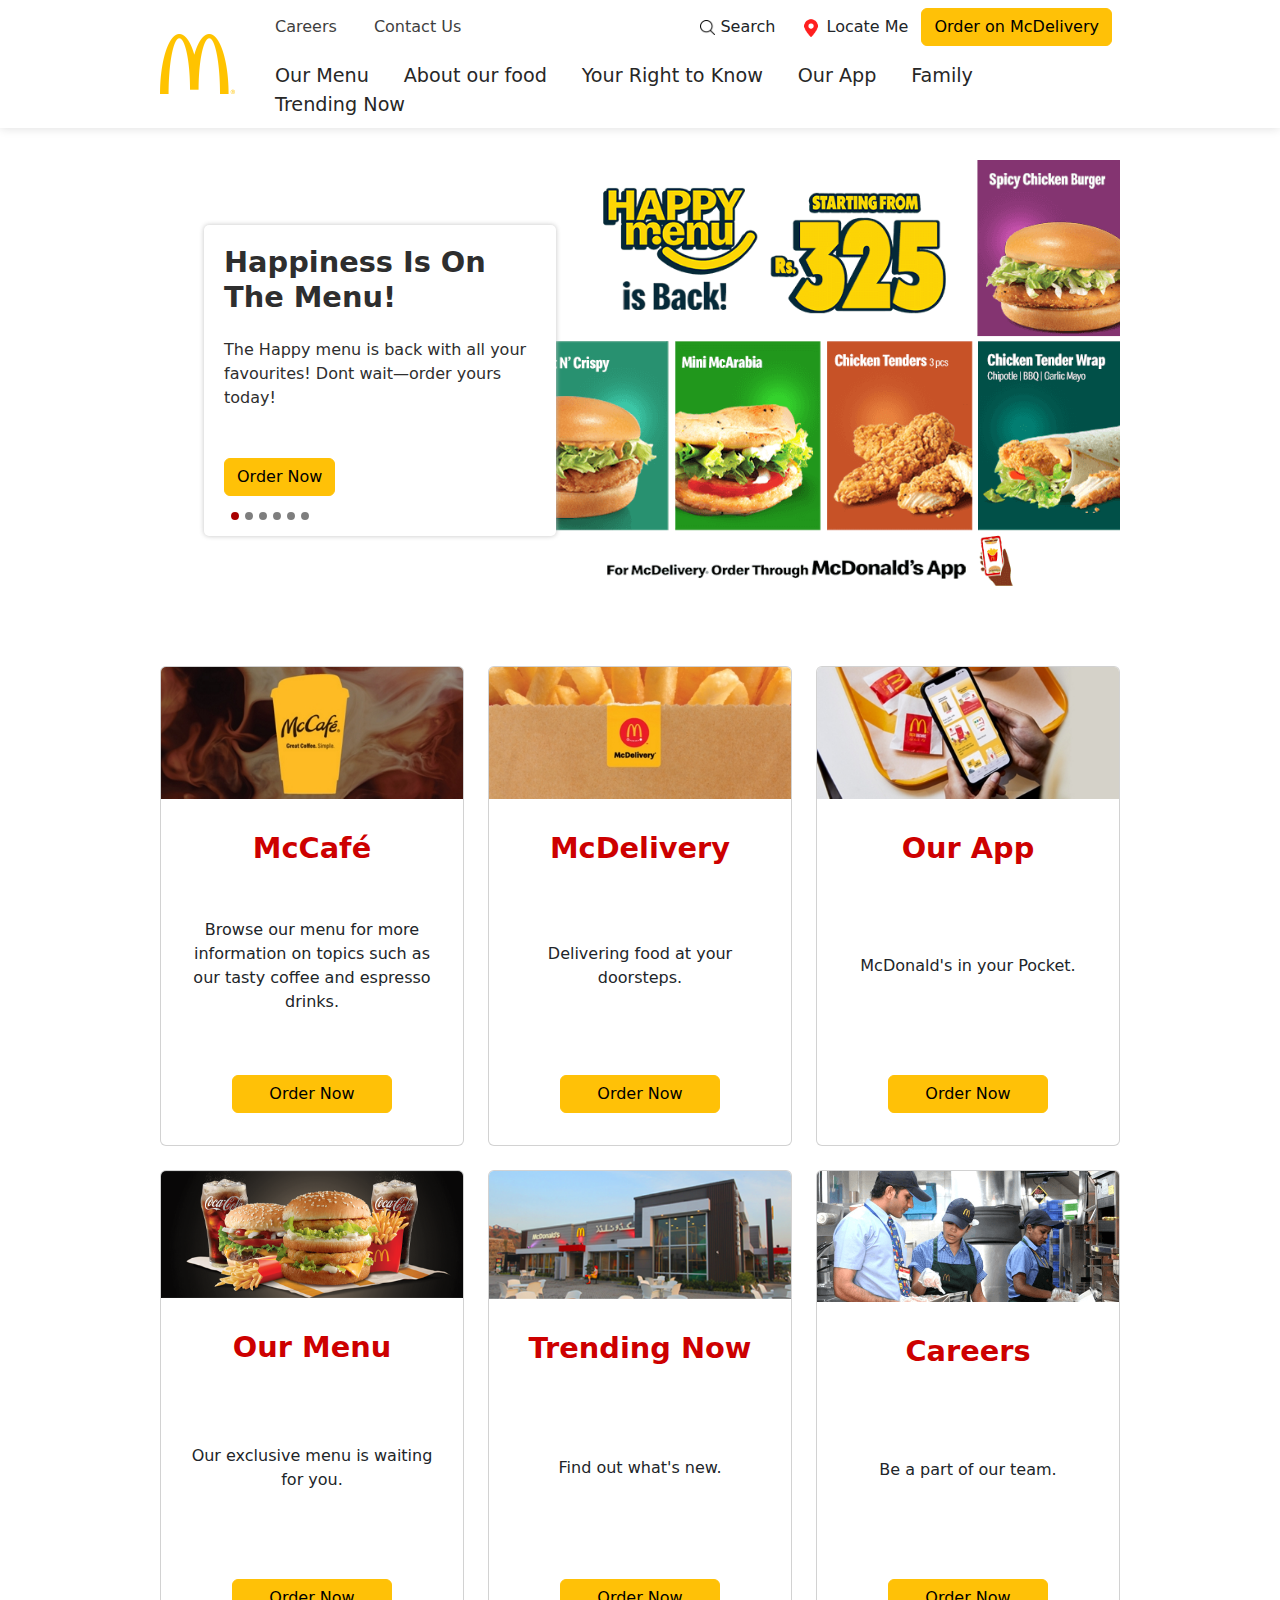
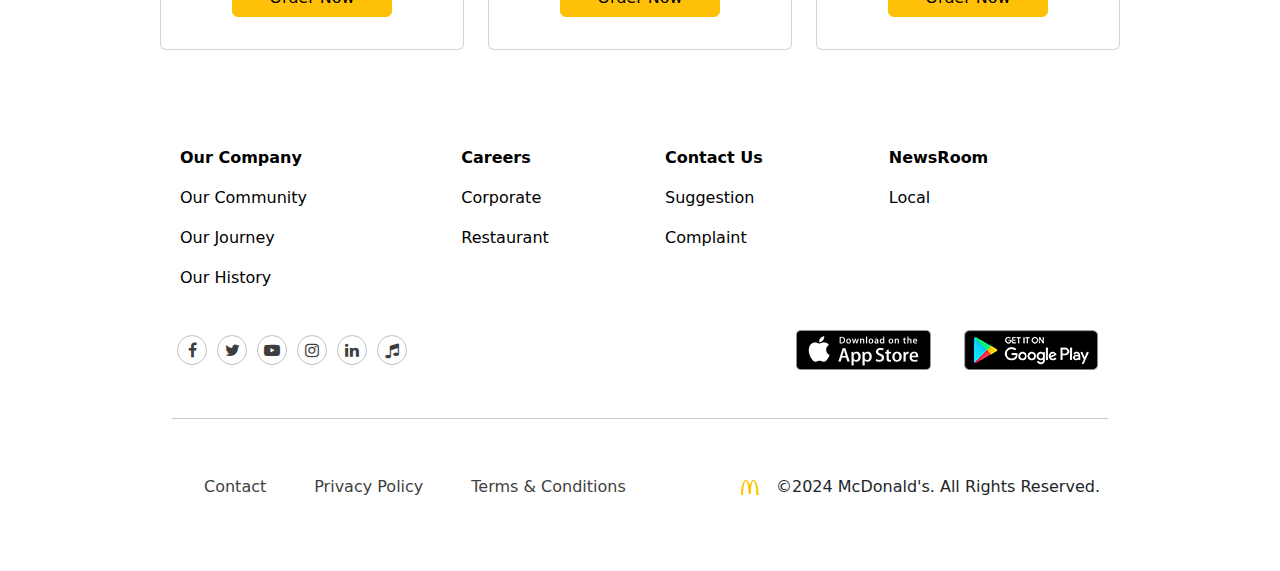
<file: index.html>
<!DOCTYPE html>
<html lang="en">

<head>
  <title>Home - McDonald's</title>
  <link rel="shortcut icon" href="assets/logo.png" type="image/x-icon">
  <meta charset="utf-8" />
  <meta name="viewport" content="width=device-width, initial-scale=1, shrink-to-fit=no" />

  <link href="https://cdn.jsdelivr.net/npm/bootstrap@5.3.3/dist/css/bootstrap.min.css" rel="stylesheet"
    integrity="sha384-QWTKZyjpPEjISv5WaRU9OFeRpok6YctnYmDr5pNlyT2bRjXh0JMhjY6hW+ALEwIH" crossorigin="anonymous" />
  <link rel="stylesheet" href="css/style.css" />
  <link rel="stylesheet" href="https://maxcdn.bootstrapcdn.com/font-awesome/4.7.0/css/font-awesome.min.css">
</head>

<body>
  <div class="header">
    <div class="header-inner d-flex align-items-center">
      <a href="./index.html">
        <img src="assets/logo.png" alt="" height="60px" />
      </a>

      <div class="nav-container">

        <div class="navbar">
          <div>
            <a href="">Careers</a>
            <a href="">Contact Us</a>
          </div>

          <div class="d-flex nav-inner">
            <button class="btn">
              <img src="assets/search.png" alt="" height="15px">
              Search
            </button>
            <button class="btn">
              <img src="assets/gps.png" alt="" height="20px">
              Locate Me
            </button>
            <button class="btn btn-warning">Order on McDelivery</button>
          </div>

        </div>

        <div class="navbar nav-2">
          <a href="menu.html">Our Menu</a>
          <a href="">About our food</a>
          <a href="">Your Right to Know</a>
          <a href="">Our App</a>
          <a href="">Family</a>
          <a href="">Trending Now</a>
        </div>

      </div>
    </div>
  </div>

  <div class="header-mobile justify-content-between align-items-center p-2">
    <div>
      <img src="assets/logo.png" alt="" height="25px" class="mx-1">
      <img src="assets/menu.png" alt="" height="25px" class="mx-1">
    </div>
    <button class="btn btn-warning">Order on McDelivery</button>
  </div>

  <div class="content-container">
    <div id="carouselExampleCaptions" class="carousel slide carousel-fade" data-bs-ride="carousel"
      data-bs-interval="2000">

      <div class="carousel-inner">
        <div class="carousel-item active">
          <img src="assets/mac1.png" class="d-block w-100" alt="...">
          <div class="carousel-caption offer-box d-none d-md-block">
            <h2 class="offer-heading">Happiness Is On The Menu!</h2>
            <p class="offer-tagline">The Happy menu is back with all your favourites! Dont wait—order yours today! </p>
            <button class="btn btn-warning">Order Now</button>
            <div class="carousel-indicators">
              <button type="button" data-bs-target="#carouselExampleCaptions" data-bs-slide-to="0" class="active"
                aria-current="true" aria-label="Slide 1"></button>
              <button type="button" data-bs-target="#carouselExampleCaptions" data-bs-slide-to="1"
                aria-label="Slide 2"></button>
              <button type="button" data-bs-target="#carouselExampleCaptions" data-bs-slide-to="2"
                aria-label="Slide 3"></button>
              <button type="button" data-bs-target="#carouselExampleCaptions" data-bs-slide-to="3"
                aria-label="Slide 4"></button>
              <button type="button" data-bs-target="#carouselExampleCaptions" data-bs-slide-to="4"
                aria-label="Slide 5"></button>
              <button type="button" data-bs-target="#carouselExampleCaptions" data-bs-slide-to="5"
                aria-label="Slide 6"></button>
            </div>
          </div>
        </div>
        <div class="carousel-item">
          <img src="assets/mac2.png" class="d-block w-100" alt="...">
          <div class="carousel-caption offer-box d-none d-md-block">
            <h2 class="offer-heading">Shake Up Your Espresso Game!</h2>
            <p class="offer-tagline">Introducing Shakes presso — a creamy vanilla shake with a bold espresso shot. Its
              the
              Perfect blend of sweet and strong.</p>
            <button class="btn btn-warning offer-btn">Order Now</button>
            <div class="carousel-indicators">
              <button type="button" data-bs-target="#carouselExampleCaptions" data-bs-slide-to="0" aria-current="true"
                aria-label="Slide 1"></button>
              <button type="button" data-bs-target="#carouselExampleCaptions" data-bs-slide-to="1" class="active"
                aria-label="Slide 2"></button>
              <button type="button" data-bs-target="#carouselExampleCaptions" data-bs-slide-to="2"
                aria-label="Slide 3"></button>
              <button type="button" data-bs-target="#carouselExampleCaptions" data-bs-slide-to="3"
                aria-label="Slide 4"></button>
              <button type="button" data-bs-target="#carouselExampleCaptions" data-bs-slide-to="4"
                aria-label="Slide 5"></button>
              <button type="button" data-bs-target="#carouselExampleCaptions" data-bs-slide-to="5"
                aria-label="Slide 6"></button>
            </div>
          </div>
        </div>
        <div class="carousel-item">
          <img src="assets/mac3.png" class="d-block w-100" alt="...">
          <div class="carousel-caption offer-box d-none d-md-block">
            <h2 class="offer-heading">Chick—tastic Offer!</h2>
            <p class="offer-tagline">chick out the savings and enjoy a delicious meal today!</p>
            <button class="btn btn-warning offer-btn">Order Now</button>
            <div class="carousel-indicators">
              <button type="button" data-bs-target="#carouselExampleCaptions" data-bs-slide-to="0" aria-current="true"
                aria-label="Slide 1"></button>
              <button type="button" data-bs-target="#carouselExampleCaptions" data-bs-slide-to="1"
                aria-label="Slide 2"></button>
              <button type="button" data-bs-target="#carouselExampleCaptions" data-bs-slide-to="2" class="active"
                aria-label="Slide 3"></button>
              <button type="button" data-bs-target="#carouselExampleCaptions" data-bs-slide-to="3"
                aria-label="Slide 4"></button>
              <button type="button" data-bs-target="#carouselExampleCaptions" data-bs-slide-to="4"
                aria-label="Slide 5"></button>
              <button type="button" data-bs-target="#carouselExampleCaptions" data-bs-slide-to="5"
                aria-label="Slide 6"></button>
            </div>
          </div>
        </div>

        <div class="carousel-item">
          <img src="assets/mac4.png" class="d-block w-100" alt="...">
          <div class="carousel-caption offer-box d-none d-md-block">
            <h2 class="offer-heading">Poke Some Fun!</h2>
            <p class="offer-tagline">Collect your favourite poke bowls and enjoy a meal that's as fun as it is
              delicious!
            </p>

            <button class="btn btn-warning offer-btn">Order Now</button>
            <div class="carousel-indicators">
              <button type="button" data-bs-target="#carouselExampleCaptions" data-bs-slide-to="0" aria-current="true"
                aria-label="Slide 1"></button>
              <button type="button" data-bs-target="#carouselExampleCaptions" data-bs-slide-to="1"
                aria-label="Slide 2"></button>
              <button type="button" data-bs-target="#carouselExampleCaptions" data-bs-slide-to="2"
                aria-label="Slide 3"></button>
              <button type="button" data-bs-target="#carouselExampleCaptions" data-bs-slide-to="3" class="active"
                aria-label="Slide 4"></button>
              <button type="button" data-bs-target="#carouselExampleCaptions" data-bs-slide-to="4"
                aria-label="Slide 5"></button>
              <button type="button" data-bs-target="#carouselExampleCaptions" data-bs-slide-to="5"
                aria-label="Slide 6"></button>
            </div>
          </div>
        </div>

        <div class="carousel-item">
          <img src="assets/mac5.png" class="d-block w-100" alt="...">
          <div class="carousel-caption offer-box d-none d-md-block">
            <h2 class="offer-heading">Crunchy Caremalized Goodness!</h2>
            <p class="offer-tagline">Try today</p>
            <button class="btn btn-warning offer-btn">Order Now</button>
            <div class="carousel-indicators">
              <button type="button" data-bs-target="#carouselExampleCaptions" data-bs-slide-to="0" aria-current="true"
                aria-label="Slide 1"></button>
              <button type="button" data-bs-target="#carouselExampleCaptions" data-bs-slide-to="1"
                aria-label="Slide 2"></button>
              <button type="button" data-bs-target="#carouselExampleCaptions" data-bs-slide-to="2"
                aria-label="Slide 3"></button>
              <button type="button" data-bs-target="#carouselExampleCaptions" data-bs-slide-to="3"
                aria-label="Slide 4"></button>
              <button type="button" data-bs-target="#carouselExampleCaptions" data-bs-slide-to="4" class="active"
                aria-label="Slide 5"></button>
              <button type="button" data-bs-target="#carouselExampleCaptions" data-bs-slide-to="5"
                aria-label="Slide 6"></button>
            </div>
          </div>
        </div>

        <div class="carousel-item">
          <img src="assets/mac6.png" class="d-block w-100" alt="...">
          <div class="carousel-caption offer-box d-none d-md-block">
            <h2 class="offer-heading">Loyalty Points Zaroori Hai!</h2>
            <p class="offer-tagline">Earn points on every delivery order placed via the McDoanld's App</p>

            <button class="btn btn-warning offer-btn">Order Now</button>
            <div class="carousel-indicators">
              <button type="button" data-bs-target="#carouselExampleCaptions" data-bs-slide-to="0" aria-current="true"
                aria-label="Slide 1"></button>
              <button type="button" data-bs-target="#carouselExampleCaptions" data-bs-slide-to="1"
                aria-label="Slide 2"></button>
              <button type="button" data-bs-target="#carouselExampleCaptions" data-bs-slide-to="2"
                aria-label="Slide 3"></button>
              <button type="button" data-bs-target="#carouselExampleCaptions" data-bs-slide-to="3"
                aria-label="Slide 4"></button>
              <button type="button" data-bs-target="#carouselExampleCaptions" data-bs-slide-to="4"
                aria-label="Slide 5"></button>
              <button type="button" data-bs-target="#carouselExampleCaptions" data-bs-slide-to="5" class="active"
                aria-label="Slide 6"></button>
            </div>
          </div>
        </div>

      </div>
    </div>



    <div class="cards-container">
      <div class="row justify-content-center">
        <div class="col-12 col-md-4 mb-4">
          <div class="card">
            <img src="assets/card1.jpg" class="card-img-top" alt="...">
            <div class="card-body text-center">
              <h5 class="card-title">McCafé</h5>
              <p class="card-text">Browse our menu for more information on topics such as our tasty coffee and espresso
                drinks.</p>
              <button class="btn btn-warning offer-btn">Order Now</button>
            </div>
          </div>
        </div>
        <div class="col-12 col-md-4 mb-4">
          <div class="card">
            <img src="assets/card2.jpg" class="card-img-top" alt="...">
            <div class="card-body text-center">
              <h5 class="card-title">McDelivery</h5>
              <p class="card-text">Delivering food at your doorsteps.</p>
              <button class="btn btn-warning offer-btn">Order Now</button>
            </div>
          </div>
        </div>
        <div class="col-12 col-md-4 mb-4">
          <div class="card">
            <img src="assets/card3.jpg" class="card-img-top" alt="...">
            <div class="card-body text-center">
              <h5 class="card-title">Our App</h5>
              <p class="card-text">McDonald's in your Pocket.</p>
              <button class="btn btn-warning offer-btn">Order Now</button>
            </div>
          </div>
        </div>
        <div class="col-12 col-md-4 mb-4">
          <div class="card">
            <img src="assets/card4.png" class="card-img-top" alt="...">
            <div class="card-body text-center">
              <h5 class="card-title">Our Menu</h5>
              <p class="card-text">Our exclusive menu is waiting for you.</p>
              <button class="btn btn-warning offer-btn">Order Now</button>
            </div>
          </div>
        </div>
        <div class="col-12 col-md-4 mb-4">
          <div class="card">
            <img src="assets/card5.png" class="card-img-top" alt="...">
            <div class="card-body text-center">
              <h5 class="card-title">Trending Now</h5>
              <p class="card-text">Find out what's new.</p>
              <button class="btn btn-warning offer-btn">Order Now</button>
            </div>
          </div>
        </div>
        <div class="col-12 col-md-4 mb-4">
          <div class="card">
            <img src="assets/card6.png" class="card-img-top" alt="...">
            <div class="card-body text-center">
              <h5 class="card-title">Careers</h5>
              <p class="card-text">Be a part of our team.</p>
              <button class="btn btn-warning offer-btn">Order Now</button>
            </div>
          </div>
        </div>
      </div>
    </div>


    <footer class="footer">
      <div class="container">
        <table class=" table table-borderless">
          <thead>
            <tr class="header-row">
              <th>Our Company</th>
              <th>Careers</th>
              <th>Contact Us</th>
              <th>NewsRoom</th>
            </tr>
          </thead>
          <tbody>
            <tr>
              <td>Our Community</td>
              <td>Corporate</td>
              <td>Suggestion</td>
              <td>Local</td>
            </tr>
            <tr>
              <td>Our Journey</td>
              <td>Restaurant</td>
              <td>Complaint</td>
              <td></td>
            </tr>
            <tr>
              <td>Our History</td>
              <td></td>
              <td></td>
              <td></td>
            </tr>
          </tbody>
        </table>

        <div class="footer-mobile">
          <div class="d-flex flex-column align-items-stretch">
            <div class="d-flex justify-content-between align-items-center mb-2">
              <h5 class="m-0">Our Company</h5>
              <button class="btn btn-light">
                <i class="fa fa-plus"></i>
              </button>
            </div>
            <div class="d-flex justify-content-between align-items-center mb-2">
              <h5 class="m-0">Careers</h5>
              <button class="btn btn-light">
                <i class="fa fa-plus"></i>
              </button>
            </div>
            <div class="d-flex justify-content-between align-items-center mb-2">
              <h5 class="m-0">Contact Us</h5>
              <button class="btn btn-light">
                <i class="fa fa-plus"></i>
              </button>
            </div>
            <div class="d-flex justify-content-between align-items-center mb-2">
              <h5 class="m-0">NewsRoom</h5>
              <button class="btn btn-light">
                <i class="fa fa-plus"></i>
              </button>
            </div>
          </div>
        </div>


        <div class="d-flex flex-column flex-md-row justify-content-between align-items-center">
          <div class="d-flex mb-3 mb-md-0">
            <button class="social-button">
              <i class="fa fa-facebook" aria-hidden="true"></i>
            </button>
            <button class="social-button">
              <i class="fa fa-twitter" aria-hidden="true"></i>
            </button>
            <button class="social-button">
              <i class="fa fa-youtube-play" aria-hidden="true"></i>
            </button>
            <button class="social-button">
              <i class="fa fa-instagram" aria-hidden="true"></i>
            </button>
            <button class="social-button">
              <i class="fa fa-linkedin" aria-hidden="true"></i>
            </button>
            <button class="social-button">
              <i class="fa fa-music" aria-hidden="true"></i>
            </button>
          </div>
          <div>
            <img src="assets/app_store_badge.png" alt="" class="me-2">
            <img src="assets/google_play_badge.png" alt="">
          </div>
        </div>

        <hr>

        <div class="d-flex flex-column flex-md-row justify-content-between align-items-center">
          <div class="navbar d-flex flex-column flex-md-row">
            <a href="" class="mb-2 mb-md-0 me-md-3">Contact</a>
            <a href="" class="mb-2 mb-md-0 me-md-3">Privacy Policy</a>
            <a href="" class="mb-2 mb-md-0">Terms & Conditions</a>
          </div>

          <div class="d-flex align-items-center testing mt-2 mt-md-0">
            <img src="assets/logo.png" alt="" height="15px" class="me-2">
            <p class="my-0 mx-2">©2024 McDonald's. All Rights Reserved.</p>
          </div>
        </div>
      </div>
    </footer>

  </div>

  <button class="to-the-top-btn" onclick="scrollToTop()" id="scrollBtn">
    <img src="assets/upload.png" alt="" height="25px">
  </button>


  <script>

    window.onscroll = function () {
      const scrollBtn = document.getElementById("scrollBtn");
      if (document.body.scrollTop > 100 || document.documentElement.scrollTop > 100) {
        scrollBtn.classList.add("show"); // Add the class to show the button
      } else {
        scrollBtn.classList.remove("show"); // Remove the class to hide the button
      }
    };

    function scrollToTop() {
      window.scrollTo({
        top: 0,
        behavior: 'smooth' // This makes the scroll smooth
      });
    }
  </script>
  <!-- Bootstrap JS and Popper.js -->
  <script src="https://cdn.jsdelivr.net/npm/bootstrap@5.3.0-alpha1/dist/js/bootstrap.bundle.min.js"></script>

  <script src="https://cdn.jsdelivr.net/npm/bootstrap@5.3.3/dist/js/bootstrap.bundle.min.js"
    integrity="sha384-YvpcrYf0tY3lHB60NNkmXc5s9fDVZLESaAA55NDzOxhy9GkcIdslK1eN7N6jIeHz"
    crossorigin="anonymous"></script>
</body>

</html>
</file>
<file: css/style.css>
button {
  white-space: nowrap;
}

.header,
.header-mobile {
  margin-bottom: 2rem;
  box-shadow: 0 0 10px rgb(220, 220, 220);
}

.header-mobile {
  display: none;
}

.header-inner {
  background-color: white;
  width: 75vw;
  margin: auto;
}

.content-container {
  width: 75vw;
  margin: auto;
}


.nav-container {
  flex: 1;
  padding: 0 0.5rem;
}

.navbar a {
  text-decoration: none;
  color: rgb(63, 63, 63);
  margin-left: 2rem;

}

.nav-2 {
  width: 84%;
}

.nav-2 a {
  color: #272727;
  font-size: 1.2rem;
}

.nav-2 a:hover {
  box-shadow: 0 4px 0 0 red;
}

.carousel {
  margin-bottom: 5rem;
}

.carousel-indicators button {
  width: 8px !important;
  height: 8px !important;
  border-radius: 50%;
  background-color: rgb(0, 0, 0) !important;
  border: none;
  margin: 0 5px;
  transition: background-color 0.3s ease;
  position: relative !important;
  top: 10px;
  right: 110px;
}

.carousel-indicators .active {
  background-color: rgb(169, 0, 0) !important;
}

.offer-box {
  background-color: white;
  color: #2e2e2e;
  height: auto;
  width: 22rem;
  margin-left: -100px;
  margin-bottom: 30px;
  padding: 20px 20px 40px 20px;
  text-align: left;
  display: flex;
  flex-direction: column;
  border-radius: 5px;
  box-shadow: 0 0 5px rgb(195, 195, 195);
}

.offer-heading {
  font-size: 1.8rem;
  margin-bottom: 1.5rem;
  font-weight: 900;
}

.offer-tagline {
  font-size: 1rem;
  margin-bottom: 3rem;
}

.cards-container {}

.card {
  height: 30rem;
}

.card-body {
  display: flex;
  flex-direction: column;
  justify-content: space-between;
  padding: 2rem 1.5rem;
}

.card-title {
  font-size: 1.8rem;
  color: rgb(205, 0, 0);
  font-weight: bold;
}

.card button {
  width: 10rem;
  margin: 0 auto;
}

.footer {
  margin: 4rem 0;
}

.footer table {
  width: 100%;
  margin-bottom: 2rem;
}

.footer th {
  height: 2rem;
}

.footer hr {
  margin: 3rem 0;
}

.social-button {
  width: 30px;
  height: 30px;
  border-radius: 50%;
  border: 1px solid rgb(191, 191, 191);
  display: flex;
  align-items: center;
  justify-content: center;
  background-color: #ffffff;
  color: rgb(61, 61, 61);
  margin: 5px;
  transition: background-color 0.3s;
}

.social-button:hover {
  background-color: #0056b3;
}

.to-the-top-btn {
  position: fixed;
  bottom: 20px;
  right: 20px;
  height: 50px;
  width: 50px;
  display: flex;
  justify-content: center;
  align-items: center;
  border-radius: 50%;
  background-color: rgb(199, 0, 0);
  border: none;
  cursor: pointer;
  opacity: 0;
  visibility: hidden;
  transition: opacity 0.3s ease, visibility 0.3s ease;
}

.to-the-top-btn.show {
  opacity: 1;
  visibility: visible;
}

.footer-mobile {
  display: none;
}

@media (max-width: 992px) {

  .header-mobile {
    display: flex;
  }

  .header {
    display: none;
  }

  .footer-mobile {
    display: block;
  }

  .content-container {
    width: 100vw;
    overflow-x: hidden;
  }

  .table {
    display: none;
  }

  .d-md-none {
    padding: 0 15px;
  }

  body {
    overflow-x: hidden;
  }

  .navbar a {
    font-size: 14px;
    padding: 5px;
  }

  .testing img {
    height: 20px;
  }

  .testing p {
    font-size: 12px;
    margin: 0;
  }

}


.menu-div::-webkit-scrollbar {
  width: 10px;
  border-radius: 10px;
}

.menu-div::-webkit-scrollbar-track {
  background: #f5f5f5;
}

.menu-div::-webkit-scrollbar-thumb {
  background-color: #980000;
  border-radius: 10px;
  border: 2px solid #f0f0f0;
}

.menu-div::-webkit-scrollbar-thumb:hover {
  background-color: #700000;
}
</file>
